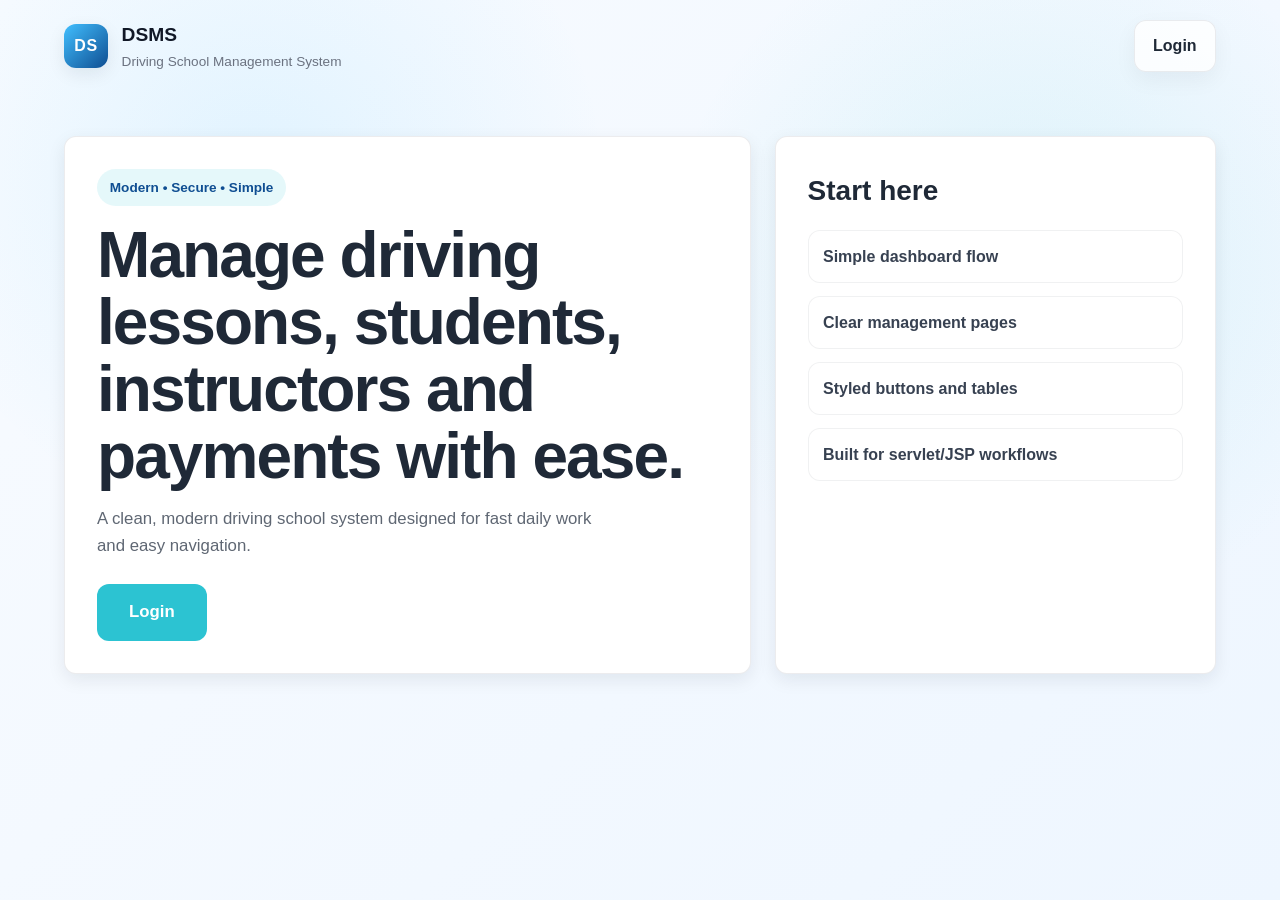
<file: target/DSMS-DrivingSchool/index.html>
<!DOCTYPE html>
<html lang="en">
<head>
  <meta charset="UTF-8">
  <meta name="viewport" content="width=device-width, initial-scale=1.0">
  <title>Driving School Management System</title>
  <link rel="stylesheet" href="CSS/style.css">
  <link rel="stylesheet" href="CSS/animations.css">
</head>
<body class="landing-page">
  <div class="landing-shell">
    <header class="landing-topbar">
      <div class="landing-brand">
        <div class="landing-logo">DS</div>
        <div>
          <div class="landing-title">DSMS</div>
          <div class="landing-subtitle">Driving School Management System</div>
        </div>
      </div>
      <a href="login.jsp" class="landing-nav-btn">Login</a>
    </header>

    <main class="landing-grid">
      <section class="landing-hero card fade-in-up">
        <span class="landing-badge">Modern • Secure • Simple</span>
        <h1>Manage driving lessons, students, instructors and payments with ease.</h1>
        <p>
          A clean, modern driving school system designed for fast daily work and easy navigation.
        </p>
        <div class="landing-actions">
          <a href="login.jsp" class="btn btn-primary btn-lg">Login</a>
        </div>
      </section>

      <aside class="landing-card card fade-in-up">
        <h2>Start here</h2>
        <ul class="landing-points">
          <li>Simple dashboard flow</li>
          <li>Clear management pages</li>
          <li>Styled buttons and tables</li>
          <li>Built for servlet/JSP workflows</li>
        </ul>
      </aside>
    </main>
  </div>
</body>
</html>
</file>
<file: target/DSMS-DrivingSchool/CSS/style.css>
/* ===== Global Styles ===== */
* {
  margin: 0;
  padding: 0;
  box-sizing: border-box;
}

:root {
  /* User-provided palette (minor typos corrected: "#55D5D5" and "#0F4E92") */
  --palette-1: #55D5D5; /* teal */
  --palette-2: #41BFFF; /* bright cyan */
  --palette-3: #2CC3D2; /* accent teal */
  --palette-4: #087FD8; /* deep sky blue */
  --palette-5: #0F4E92; /* navy */

  --primary-color: var(--palette-3);
  --primary-dark: var(--palette-4);
  --accent-color: var(--palette-2);
  --secondary-color: #6c757d;
  --success-color: #28a745;
  --danger-color: #dc3545;
  --light-gray: #f8f9fa;
  --medium-gray: #e9ecef;
  --dark-gray: #495057;
  --text-color: #212529;
  --border-color: #dee2e6;
  --shadow: 0 6px 18px rgba(16, 24, 40, 0.08);
  --shadow-lg: 0 12px 32px rgba(16, 24, 40, 0.12);
  --border-radius: 12px;
  --transition: all 0.28s cubic-bezier(.2,.9,.2,1);
}

html, body {
  height: 100%;
  font-family: 'Segoe UI', Tahoma, Geneva, Verdana, sans-serif;
  background: linear-gradient(135deg, rgba(13,40,66,0.03) 0%, rgba(44,197,210,0.03) 100%);
  min-height: 100vh;
}

body {
  color: var(--text-color);
  line-height: 1.6;
}

/* ===== Typography ===== */
h1, h2, h3, h4, h5, h6 {
  font-weight: 600;
  color: var(--text-color);
  margin-bottom: 0.5rem;
}

h1 {
  font-size: 2.5rem;
  margin-bottom: 1.5rem;
}

h2 {
  font-size: 1.75rem;
  margin-bottom: 1.25rem;
}

h3 {
  font-size: 1.25rem;
  margin-bottom: 0.75rem;
}

p {
  margin-bottom: 0.75rem;
  color: #666;
}

/* ===== Forms ===== */
.form-container,
.card {
  background: white;
  border-radius: var(--border-radius);
  box-shadow: var(--shadow);
  padding: 2rem;
  margin-bottom: 2rem;
  transition: var(--transition);
}

.form-container:hover,
.card:hover {
  box-shadow: var(--shadow-lg);
}

.form-group {
  margin-bottom: 1.5rem;
}

.form-group label {
  display: block;
  margin-bottom: 0.5rem;
  font-weight: 500;
  color: var(--text-color);
}

input[type="text"],
input[type="email"],
input[type="password"],
input[type="date"],
input[type="number"],
input[type="tel"],
select,
textarea {
  width: 100%;
  padding: 0.75rem;
  border: 2px solid var(--border-color);
  border-radius: 6px;
  font-family: 'Segoe UI', Tahoma, Geneva, sans-serif;
  font-size: 1rem;
  transition: var(--transition);
  background-color: #fff;
}

input[type="text"]:focus,
input[type="email"]:focus,
input[type="password"]:focus,
input[type="date"]:focus,
input[type="number"]:focus,
input[type="tel"]:focus,
select:focus,
textarea:focus {
  outline: none;
  border-color: var(--primary-color);
  box-shadow: 0 0 0 3px rgba(0, 123, 255, 0.1);
  background-color: #f0f7ff;
}

input[type="text"]:disabled,
input[type="email"]:disabled,
input[type="password"]:disabled,
input[type="date"]:disabled,
input[type="number"]:disabled,
input[type="tel"]:disabled,
select:disabled,
textarea:disabled {
  background-color: var(--light-gray);
  border-color: var(--medium-gray);
  cursor: not-allowed;
  color: var(--secondary-color);
}

textarea {
  resize: vertical;
  min-height: 100px;
}

/* ===== Buttons ===== */
button,
.btn,
input[type="submit"],
input[type="button"] {
  padding: 0.75rem 1.5rem;
  border: none;
  border-radius: 6px;
  font-size: 1rem;
  font-weight: 600;
  cursor: pointer;
  transition: var(--transition);
  text-decoration: none;
  display: inline-block;
  text-align: center;
  vertical-align: middle;
}

.btn-primary,
button:not(.btn-secondary, .btn-danger, .btn-success, .btn-secondary),
input[type="submit"]:not([class*="btn-"]),
input[type="button"]:not([class*="btn-"]) {
  background-color: var(--primary-color);
  color: white;
}

.btn-primary:hover,
button:not(.btn-secondary, .btn-danger, .btn-success):hover,
input[type="submit"]:not([class*="btn-"]):hover,
input[type="button"]:not([class*="btn-"]):hover {
  background-color: var(--primary-dark);
  transform: translateY(-2px);
  box-shadow: 0 4px 12px rgba(0, 123, 255, 0.3);
}

.btn-primary:active,
button:active,
input[type="submit"]:active,
input[type="button"]:active {
  transform: translateY(0);
  box-shadow: 0 2px 6px rgba(0, 123, 255, 0.3);
}

.btn-secondary {
  background-color: var(--secondary-color);
  color: white;
}

.btn-secondary:hover {
  background-color: #5a6268;
  transform: translateY(-2px);
  box-shadow: 0 4px 12px rgba(108, 117, 125, 0.3);
}

.btn-success {
  background-color: var(--success-color);
  color: white;
}

.btn-success:hover {
  background-color: #218838;
  transform: translateY(-2px);
  box-shadow: 0 4px 12px rgba(40, 167, 69, 0.3);
}

.btn-danger {
  background-color: var(--danger-color);
  color: white;
}

.btn-danger:hover {
  background-color: #c82333;
  transform: translateY(-2px);
  box-shadow: 0 4px 12px rgba(220, 53, 69, 0.3);
}

.btn-small {
  padding: 0.5rem 1rem;
  font-size: 0.85rem;
}

.btn-block {
  width: 100%;
  display: block;
}

.btn-lg {
  padding: 0.95rem 2rem;
  font-size: 1.05rem;
  border-radius: 12px;
}

/* ===== Tables ===== */
.table-container {
  background: white;
  border-radius: var(--border-radius);
  box-shadow: var(--shadow);
  overflow: hidden;
  transition: var(--transition);
}

.table-container:hover {
  box-shadow: var(--shadow-lg);
}

table {
  width: 100%;
  border-collapse: collapse;
  background: white;
}

thead {
  background: linear-gradient(135deg, var(--primary-color) 0%, var(--primary-dark) 100%);
  color: white;
}

th {
  padding: 1rem;
  text-align: left;
  font-weight: 600;
  font-size: 0.95rem;
  letter-spacing: 0.5px;
}

td {
  padding: 1rem;
  border-bottom: 1px solid var(--border-color);
  vertical-align: middle;
}

tbody tr {
  transition: var(--transition);
}

tbody tr:hover {
  background-color: var(--light-gray);
  transform: scale(1.01);
}

tbody tr:last-child td {
  border-bottom: none;
}

/* ===== Navigation & Layout ===== */
.navbar {
  background: linear-gradient(135deg, var(--palette-4) 0%, var(--palette-5) 100%);
  color: white;
  padding: 0.85rem 1.5rem;
  box-shadow: var(--shadow);
  margin-bottom: 1.75rem;
  display: flex;
  justify-content: space-between;
  align-items: center;
}

.navbar-brand {
  font-size: 1.5rem;
  font-weight: 600;
}

.navbar-menu {
  display: flex;
  gap: 1.5rem;
  align-items: center;
}

.navbar-menu a,
.navbar-menu button {
  color: white;
  text-decoration: none;
  transition: var(--transition);
  padding: 0.5rem 1rem;
  border-radius: 4px;
}

.navbar-menu a:hover,
.navbar-menu button:hover {
  background-color: rgba(255, 255, 255, 0.1);
  transform: translateY(-2px);
}

/* ===== Container ===== */
.container {
  max-width: 1400px;
  margin: 0 auto;
  padding: 2rem;
}

.container-sm {
  max-width: 600px;
  margin: 0 auto;
  padding: 2rem;
}

.container-md {
  max-width: 900px;
  margin: 0 auto;
  padding: 2rem;
}

/* ===== Grid ===== */
.row {
  display: flex;
  flex-wrap: wrap;
  gap: 1.5rem;
  margin-bottom: 2rem;
}

.col {
  flex: 1;
  min-width: 250px;
}

.col-1 { flex: 0 0 8.333%; }
.col-2 { flex: 0 0 16.666%; }
.col-3 { flex: 0 0 25%; }
.col-4 { flex: 0 0 33.333%; }
.col-6 { flex: 0 0 50%; }
.col-8 { flex: 0 0 66.666%; }
.col-9 { flex: 0 0 75%; }
.col-12 { flex: 0 0 100%; }

/* ===== Utility Classes ===== */
.text-center {
  text-align: center;
}

.text-right {
  text-align: right;
}

.text-left {
  text-align: left;
}

.text-muted {
  color: var(--secondary-color);
}

.text-success {
  color: var(--success-color);
}

.text-danger {
  color: var(--danger-color);
}

.text-primary {
  color: var(--primary-color);
}

/* ===== Landing Page ===== */
.landing-page {
  min-height: 100vh;
  background:
    radial-gradient(circle at 20% 20%, rgba(65,191,255,0.12), transparent 28%),
    radial-gradient(circle at 80% 30%, rgba(44,195,210,0.12), transparent 30%),
    linear-gradient(135deg, #f8fbff 0%, #eef6ff 100%);
}

.landing-shell {
  max-width: 1200px;
  margin: 0 auto;
  padding: 1.25rem 1.5rem 3rem;
}

.landing-topbar {
  display: flex;
  justify-content: space-between;
  align-items: center;
  gap: 1rem;
  margin-bottom: 4rem;
}

.landing-brand {
  display: flex;
  align-items: center;
  gap: 0.85rem;
}

.landing-logo {
  width: 44px;
  height: 44px;
  border-radius: 12px;
  display: grid;
  place-items: center;
  background: linear-gradient(135deg, var(--palette-2), var(--palette-5));
  color: white;
  font-weight: 800;
  letter-spacing: 0.6px;
  box-shadow: var(--shadow);
}

.landing-title {
  font-size: 1.2rem;
  font-weight: 800;
  color: #111827;
}

.landing-subtitle {
  font-size: 0.85rem;
  color: #6b7280;
}

.landing-nav-btn {
  text-decoration: none;
  color: #1f2937;
  font-weight: 700;
  padding: 0.75rem 1.15rem;
  border-radius: 12px;
  background: rgba(255,255,255,0.8);
  border: 1px solid rgba(15, 23, 42, 0.08);
  box-shadow: 0 8px 22px rgba(15, 23, 42, 0.05);
}

.landing-grid {
  display: grid;
  grid-template-columns: 1.4fr 0.9fr;
  gap: 1.5rem;
  align-items: stretch;
}

.landing-hero,
.landing-card {
  padding: 2rem;
  border: 1px solid rgba(15, 23, 42, 0.08);
}

.landing-hero h1 {
  font-size: clamp(2.25rem, 5vw, 4.2rem);
  line-height: 1.05;
  margin: 1rem 0 1rem;
  color: #1f2937;
  letter-spacing: -0.03em;
}

.landing-hero p {
  font-size: 1.05rem;
  color: #5f6773;
  max-width: 56ch;
  margin-bottom: 1.5rem;
}

.landing-badge {
  display: inline-flex;
  align-items: center;
  gap: 0.45rem;
  padding: 0.45rem 0.8rem;
  border-radius: 999px;
  background: rgba(44, 195, 210, 0.12);
  color: var(--palette-5);
  font-weight: 700;
  font-size: 0.85rem;
}

.landing-actions {
  display: flex;
  gap: 0.75rem;
  flex-wrap: wrap;
}

.landing-card h2 {
  margin-bottom: 1rem;
  color: #1f2937;
}

.landing-points {
  list-style: none;
  padding: 0;
  margin: 0;
  display: grid;
  gap: 0.8rem;
}

.landing-points li {
  padding: 0.8rem 0.9rem;
  border-radius: 12px;
  background: rgba(255,255,255,0.7);
  border: 1px solid rgba(15, 23, 42, 0.06);
  color: #374151;
  font-weight: 600;
}

.mb-1 { margin-bottom: 0.5rem; }
.mb-2 { margin-bottom: 1rem; }
.mb-3 { margin-bottom: 1.5rem; }
.mb-4 { margin-bottom: 2rem; }
.mb-5 { margin-bottom: 3rem; }

.mt-1 { margin-top: 0.5rem; }
.mt-2 { margin-top: 1rem; }
.mt-3 { margin-top: 1.5rem; }
.mt-4 { margin-top: 2rem; }
.mt-5 { margin-top: 3rem; }

.p-1 { padding: 0.5rem; }
.p-2 { padding: 1rem; }
.p-3 { padding: 1.5rem; }
.p-4 { padding: 2rem; }

.ml-auto {
  margin-left: auto;
}

.mr-auto {
  margin-right: auto;
}

.d-flex {
  display: flex;
}

.align-items-center {
  align-items: center;
}

.justify-content-between {
  justify-content: space-between;
}

.justify-content-center {
  justify-content: center;
}

.gap-1 { gap: 0.5rem; }
.gap-2 { gap: 1rem; }
.gap-3 { gap: 1.5rem; }

/* ===== Alerts & Messages ===== */
.alert {
  padding: 1rem;
  margin-bottom: 1rem;
  border-radius: var(--border-radius);
  border-left: 4px solid;
  animation: slideInDown 0.3s ease-in-out;
}

.alert-success {
  background-color: #d4edda;
  color: #155724;
  border-color: #28a745;
}

.alert-danger {
  background-color: #f8d7da;
  color: #721c24;
  border-color: #dc3545;
}

.alert-warning {
  background-color: #fff3cd;
  color: #856404;
  border-color: #ffc107;
}

.alert-info {
  background-color: #d1ecf1;
  color: #0c5460;
  border-color: #17a2b8;
}

.error {
  color: var(--danger-color);
  margin-top: 0.5rem;
  font-weight: 500;
}

/* ===== Header with Buttons ===== */
.header-buttons {
  display: flex;
  gap: 1rem;
  margin-bottom: 2rem;
  flex-wrap: wrap;
}

.header-buttons .btn {
  flex-shrink: 0;
}

/* ===== Logout Button ===== */
.logout-btn,
.back-btn {
  padding: 0.75rem 1.5rem;
  border-radius: 6px;
  text-decoration: none;
  font-weight: 600;
  display: inline-flex;
  align-items: center;
  gap: 0.5rem;
  transition: var(--transition);
}

.logout-btn {
  background-color: var(--danger-color);
  color: white;
}

.logout-btn:hover {
  background-color: #c82333;
  transform: translateY(-2px);
  box-shadow: 0 4px 12px rgba(220, 53, 69, 0.3);
}

.back-btn {
  background-color: var(--secondary-color);
  color: white;
}

.back-btn:hover {
  background-color: #5a6268;
  transform: translateY(-2px);
  box-shadow: 0 4px 12px rgba(108, 117, 125, 0.3);
}

/* ===== Action Buttons ===== */
.action-btn {
  display: inline-block;
  padding: 0.5rem 0.75rem;
  border-radius: 4px;
  color: white;
  text-decoration: none;
  margin-right: 0.5rem;
  margin-bottom: 0.5rem;
  font-size: 0.85rem;
  font-weight: 600;
  transition: var(--transition);
  cursor: pointer;
}

.edit-btn {
  background-color: var(--primary-color);
}

.edit-btn:hover {
  background-color: var(--primary-dark);
  transform: translateY(-2px);
  box-shadow: 0 4px 12px rgba(0, 123, 255, 0.3);
}

.delete-btn {
  background-color: var(--danger-color);
}

.delete-btn:hover {
  background-color: #c82333;
  transform: translateY(-2px);
  box-shadow: 0 4px 12px rgba(220, 53, 69, 0.3);
}

.view-btn {
  background-color: var(--primary-color);
}

.view-btn:hover {
  background-color: var(--primary-dark);
  transform: translateY(-2px);
}

/* ===== Menu/Dashboard Cards ===== */
.menu {
  display: grid;
  grid-template-columns: repeat(auto-fit, minmax(200px, 1fr));
  gap: 1.5rem;
  margin-bottom: 2rem;
}

/* ===== Sidebar Layout (Admin panel reference) ===== */
.app-shell {
  display: grid;
  grid-template-columns: 260px 1fr;
  gap: 0;
  min-height: calc(100vh - 40px);
}

.sidebar {
  background: linear-gradient(180deg, var(--palette-5) 0%, var(--palette-4) 100%);
  color: white;
  padding: 1.5rem 1rem;
  display: flex;
  flex-direction: column;
  gap: 1.25rem;
}

.sidebar .brand {
  display: flex;
  align-items: center;
  gap: 0.75rem;
}

.sidebar .brand img { width: 44px; height: 44px; border-radius: 6px; object-fit:cover; }
.sidebar .brand h3 { font-size: 1.05rem; margin: 0; font-weight: 800; letter-spacing: 0.2px; }
.sidebar .brand small { color: rgba(255,255,255,0.85); }

.sidebar .profile {
  display: flex;
  gap: 0.75rem;
  align-items: center;
  padding: 0.6rem;
  border-radius: 10px;
  background: linear-gradient(90deg, rgba(255,255,255,0.03), rgba(255,255,255,0.01));
  box-shadow: inset 0 -1px 0 rgba(255,255,255,0.02);
}
.sidebar .profile img { width: 48px; height: 48px; border-radius: 50%; object-fit:cover; }
.sidebar .profile .name { font-weight: 700; color: #fff; }
.sidebar .profile div { line-height: 1; }
.sidebar .profile div div:last-child { font-size: 0.82rem; opacity: 0.9; }

.sidebar-nav { display: flex; flex-direction: column; gap: 0.35rem; margin-top: 0.8rem; }
.sidebar-nav a {
  color: rgba(255,255,255,0.95);
  text-decoration: none;
  padding: 0.65rem 0.9rem;
  border-radius: 10px;
  display: flex;
  gap: 0.8rem;
  align-items: center;
  font-weight: 600;
  transition: background 180ms var(--transition), transform 180ms var(--transition);
}
.sidebar-nav a:hover {
  background: linear-gradient(90deg, rgba(255,255,255,0.06), rgba(255,255,255,0.03));
  transform: translateX(6px);
}
.sidebar-nav .nav-icon { display:none; }
.sidebar-nav a .label { flex:1; }

/* replace emoji icons with subtle dot via pseudo-element to avoid encoding issues */
.sidebar-nav a::before {
  content: '';
  width: 10px;
  height: 10px;
  border-radius: 50%;
  background: rgba(255,255,255,0.18);
  display: inline-block;
  margin-right: 0.7rem;
  box-shadow: 0 2px 6px rgba(2,6,23,0.12);
}
.sidebar-nav a:hover::before { background: var(--accent-color); box-shadow: 0 6px 12px rgba(8,127,216,0.16); }
.sidebar-nav a.active::before { background: linear-gradient(180deg, var(--accent-color), var(--primary-dark)); box-shadow: 0 8px 18px rgba(2,6,23,0.18); }

/* make labels bold and stylish */
.sidebar-nav a .label {
  font-weight: 800;
  font-size: 0.98rem;
  letter-spacing: 0.2px;
  color: rgba(255,255,255,0.98);
}
.sidebar-nav a.active {
  background: linear-gradient(90deg, rgba(255,255,255,0.12), rgba(255,255,255,0.06));
  box-shadow: 0 8px 18px rgba(2,6,23,0.18);
  transform: none;
}
.sidebar-nav a.active::after {
  content: '';
  width: 4px;
  height: 36px;
  background: linear-gradient(180deg, var(--accent-color), var(--primary-dark));
  border-radius: 4px;
  margin-left: 8px;
}

/* make text clearer */
.sidebar-nav a span { color: rgba(255,255,255,0.98); }

/* small separators */
.sidebar .sep { height:1px; background: rgba(255,255,255,0.04); margin: 0.5rem 0; border-radius:2px; }

.main-area { padding: 1.5rem; background: linear-gradient(180deg, rgba(255,255,255,0.02), rgba(255,255,255,0.00)); }
.content-header { display:flex; justify-content: space-between; align-items: center; gap: 1rem; margin-bottom: 1rem; }
.content-header .page-title { display:flex; gap:0.6rem; align-items:center; }
.breadcrumb { color: #7f9bb3; font-size: 0.95rem; }

/* Table / list header style to reflect reference */
.panel { background: white; border-radius: 12px; box-shadow: var(--shadow); padding: 1rem; }
.panel .panel-title { font-weight: 700; font-size: 1.2rem; }

@media (max-width: 900px) {
  .app-shell { grid-template-columns: 1fr; }
  .sidebar { flex-direction: row; align-items:center; gap: 0.8rem; padding: 0.8rem; }
  .sidebar-nav { display:none; }
}

.menu-card,
.menu-button {
  background: white;
  padding: 1.5rem;
  border-radius: var(--border-radius);
  text-align: center;
  text-decoration: none;
  color: white;
  font-weight: 600;
  font-size: 1rem;
  transition: var(--transition);
  border: none;
  cursor: pointer;
  box-shadow: var(--shadow);
  display: flex;
  align-items: center;
  justify-content: center;
  min-height: 120px;
}

.menu-button {
  background: linear-gradient(135deg, var(--palette-2) 0%, var(--palette-3) 40%, var(--palette-4) 100%);
  color: white;
  flex-direction: column;
}

.menu-button:hover,
.menu-card:hover {
  transform: translateY(-6px) scale(1.02);
  box-shadow: var(--shadow-lg);
}

/* Animated micro-interactions */
@keyframes fadeInUp {
  from { opacity: 0; transform: translateY(12px); }
  to { opacity: 1; transform: translateY(0); }
}

@keyframes floatUp {
  0% { transform: translateY(0); }
  50% { transform: translateY(-6px); }
  100% { transform: translateY(0); }
}

.fade-in { animation: fadeInUp 480ms ease forwards; }
.fade-in-up { animation: fadeInUp 520ms cubic-bezier(.2,.9,.2,1) forwards; }
.menu-button { transition: transform 220ms var(--transition), box-shadow 220ms var(--transition); }
.menu-button .menu-icon { font-size: 2.2rem; margin-bottom: 0.5rem; }
.menu-button .menu-label { font-size: 0.95rem; }

.dashboard-hero {
  display: flex;
  justify-content: space-between;
  align-items: center;
  gap: 1.5rem;
  margin-bottom: 1.5rem;
}
.dashboard-hero .hero-text { max-width: 65%; }
.dashboard-hero .hero-text h1 { font-size: 2rem; margin-bottom: 0.25rem; }
.dashboard-hero .hero-actions { display: flex; gap: 0.6rem; flex-wrap: wrap; }
.dashboard-hero .hero-actions .btn { padding: 0.6rem 1rem; border-radius: 10px; }

.stat-card { text-align: center; }
.animated-grid { animation: fadeInUp 520ms ease 160ms both; }

.menu-button.secondary {
  background: linear-gradient(135deg, var(--secondary-color) 0%, #5a6268 100%);
}

.menu-button.secondary:hover {
  background: linear-gradient(135deg, #5a6268 0%, #484d52 100%);
}

.menu-button.success {
  background: linear-gradient(135deg, var(--success-color) 0%, #218838 100%);
}

.menu-button.success:hover {
  background: linear-gradient(135deg, #218838 0%, #1e7e34 100%);
}

/* ===== Responsive Design ===== */
@media (max-width: 768px) {
  h1 {
    font-size: 2rem;
  }

  h2 {
    font-size: 1.5rem;
  }

  .container,
  .container-sm,
  .container-md {
    padding: 1rem;
  }

  .menu {
    grid-template-columns: repeat(auto-fit, minmax(150px, 1fr));
    gap: 1rem;
  }

  .header-buttons {
    flex-direction: column;
  }

  .header-buttons .btn {
    width: 100%;
  }

  .col-6 {
    flex: 0 0 100%;
  }

  table {
    font-size: 0.9rem;
  }

  th, td {
    padding: 0.75rem;
  }

  .action-btn {
    padding: 0.4rem 0.6rem;
    font-size: 0.75rem;
    display: block;
    margin-bottom: 0.25rem;
    width: 100%;
    text-align: center;
  }

  .landing-topbar {
    flex-direction: column;
    align-items: flex-start;
    margin-bottom: 2rem;
  }

  .landing-grid {
    grid-template-columns: 1fr;
  }

  .landing-hero,
  .landing-card {
    padding: 1.5rem;
  }
}

@media (max-width: 480px) {
  .navbar {
    flex-direction: column;
    gap: 1rem;
  }

  .navbar-menu {
    width: 100%;
    justify-content: center;
    flex-wrap: wrap;
  }

  .form-container,
  .card {
    padding: 1.5rem;
  }

  button,
  .btn,
  input[type="submit"],
  input[type="button"] {
    padding: 0.6rem 1.2rem;
  }

  .menu {
    grid-template-columns: 1fr;
  }

  .menu-button,
  .menu-card {
    min-height: 100px;
    font-size: 0.9rem;
  }
}
</file>
<file: target/DSMS-DrivingSchool/CSS/animations.css>
/* ===== Keyframe Animations ===== */

/* Slide In Animations */
@keyframes slideInDown {
  from {
    opacity: 0;
    transform: translateY(-30px);
  }
  to {
    opacity: 1;
    transform: translateY(0);
  }
}

@keyframes slideInUp {
  from {
    opacity: 0;
    transform: translateY(30px);
  }
  to {
    opacity: 1;
    transform: translateY(0);
  }
}

@keyframes slideInLeft {
  from {
    opacity: 0;
    transform: translateX(-30px);
  }
  to {
    opacity: 1;
    transform: translateX(0);
  }
}

@keyframes slideInRight {
  from {
    opacity: 0;
    transform: translateX(30px);
  }
  to {
    opacity: 1;
    transform: translateX(0);
  }
}

/* Fade Animations */
@keyframes fadeIn {
  from {
    opacity: 0;
  }
  to {
    opacity: 1;
  }
}

@keyframes fadeOut {
  from {
    opacity: 1;
  }
  to {
    opacity: 0;
  }
}

/* Scale Animations */
@keyframes scaleIn {
  from {
    opacity: 0;
    transform: scale(0.9);
  }
  to {
    opacity: 1;
    transform: scale(1);
  }
}

@keyframes scaleUp {
  from {
    transform: scale(1);
  }
  to {
    transform: scale(1.05);
  }
}

/* Bounce Animation */
@keyframes bounce {
  0%, 100% {
    transform: translateY(0);
  }
  50% {
    transform: translateY(-10px);
  }
}

/* Pulse Animation */
@keyframes pulse {
  0%, 100% {
    opacity: 1;
  }
  50% {
    opacity: 0.7;
  }
}

/* Spin Animation */
@keyframes spin {
  from {
    transform: rotate(0deg);
  }
  to {
    transform: rotate(360deg);
  }
}

/* Shimmer Animation */
@keyframes shimmer {
  0% {
    background-position: -1000px 0;
  }
  100% {
    background-position: 1000px 0;
  }
}

/* Glow Animation */
@keyframes glow {
  0%, 100% {
    box-shadow: 0 0 5px rgba(0, 123, 255, 0.5);
  }
  50% {
    box-shadow: 0 0 20px rgba(0, 123, 255, 0.8);
  }
}

/* Shake Animation */
@keyframes shake {
  0%, 100% {
    transform: translateX(0);
  }
  25% {
    transform: translateX(-5px);
  }
  75% {
    transform: translateX(5px);
  }
}

/* ===== Animation Classes ===== */

.animate-fadeIn {
  animation: fadeIn 0.5s ease-in-out;
}

.animate-slideInDown {
  animation: slideInDown 0.5s ease-in-out;
}

.animate-slideInUp {
  animation: slideInUp 0.5s ease-in-out;
}

.animate-slideInLeft {
  animation: slideInLeft 0.5s ease-in-out;
}

.animate-slideInRight {
  animation: slideInRight 0.5s ease-in-out;
}

.animate-scaleIn {
  animation: scaleIn 0.5s ease-in-out;
}

.animate-bounce {
  animation: bounce 1s ease-in-out infinite;
}

.animate-pulse {
  animation: pulse 2s ease-in-out infinite;
}

.animate-spin {
  animation: spin 1s linear infinite;
}

.animate-glow {
  animation: glow 2s ease-in-out infinite;
}

.animate-shake {
  animation: shake 0.5s ease-in-out;
}

/* ===== Page Load Animation ===== */
body {
  animation: fadeIn 0.6s ease-in-out;
}

h1 {
  animation: slideInDown 0.6s ease-in-out;
}

.form-container {
  animation: scaleIn 0.5s ease-in-out;
}

.card,
.menu-button,
table {
  animation: slideInUp 0.5s ease-in-out;
}

/* ===== Button Hover Animations ===== */
button,
.btn,
input[type="submit"],
input[type="button"],
a.btn,
a.action-btn {
  position: relative;
  overflow: hidden;
}

button::before,
.btn::before,
input[type="submit"]::before,
input[type="button"]::before,
a.btn::before,
a.action-btn::before {
  content: '';
  position: absolute;
  top: 50%;
  left: 50%;
  width: 0;
  height: 0;
  border-radius: 50%;
  background: rgba(255, 255, 255, 0.5);
  transform: translate(-50%, -50%);
  pointer-events: none;
}

button:active::before,
.btn:active::before,
input[type="submit"]:active::before,
input[type="button"]:active::before,
a.btn:active::before,
a.action-btn:active::before {
  animation: ripple 0.6s ease-out;
}

@keyframes ripple {
  to {
    width: 300px;
    height: 300px;
    opacity: 0;
  }
}

/* ===== Form Input Focus Animation ===== */
input:focus,
textarea:focus,
select:focus {
  animation: scaleUp 0.3s ease-in-out 1 forwards;
}

/* ===== Table Row Hover Animation ===== */
tbody tr {
  animation: fadeIn 0.3s ease-in-out;
}

tbody tr:hover {
  animation: slideInRight 0.2s ease-in-out 1 forwards;
}

/* ===== Menu Button Animation ===== */
.menu-button,
.menu-card {
  position: relative;
  overflow: hidden;
}

.menu-button::after,
.menu-card::after {
  content: '';
  position: absolute;
  top: 0;
  left: -100%;
  width: 100%;
  height: 100%;
  background: rgba(255, 255, 255, 0.1);
  transition: left 0.3s ease-in-out;
}

.menu-button:hover::after,
.menu-card:hover::after {
  left: 100%;
}

/* ===== Loading Spinner ===== */
.spinner {
  border: 4px solid rgba(0, 123, 255, 0.1);
  border-top-color: #007bff;
  border-radius: 50%;
  width: 40px;
  height: 40px;
  animation: spin 1s linear infinite;
}

/* ===== Toast Notifications ===== */
.toast {
  animation: slideInRight 0.3s ease-in-out;
  animation-fill-mode: both;
}

.toast.hide {
  animation: slideInRight 0.3s ease-in-out reverse;
}

/* ===== Smooth Transitions ===== */
* {
  transition: background-color 0.3s ease, color 0.3s ease;
}

a {
  transition: color 0.3s ease, text-decoration 0.3s ease;
}

input,
textarea,
select {
  transition: border-color 0.3s ease, box-shadow 0.3s ease, background-color 0.3s ease;
}

/* ===== Delayed Animations for Sequential Effect ===== */
.card:nth-child(1) {
  animation-delay: 0s;
}

.card:nth-child(2) {
  animation-delay: 0.1s;
}

.card:nth-child(3) {
  animation-delay: 0.2s;
}

.card:nth-child(4) {
  animation-delay: 0.3s;
}

.card:nth-child(5) {
  animation-delay: 0.4s;
}

tbody tr:nth-child(1) {
  animation-delay: 0s;
}

tbody tr:nth-child(2) {
  animation-delay: 0.05s;
}

tbody tr:nth-child(3) {
  animation-delay: 0.1s;
}

tbody tr:nth-child(4) {
  animation-delay: 0.15s;
}

tbody tr:nth-child(5) {
  animation-delay: 0.2s;
}

/* ===== Focus Visible Animation ===== */
:focus-visible {
  outline: 2px solid #007bff;
  outline-offset: 2px;
}

/* ===== Attention Seeking Animation ===== */
.alert {
  animation: slideInDown 0.3s ease-in-out;
}

.error {
  animation: shake 0.4s ease-in-out;
}

/* ===== Smooth Page Transitions ===== */
.dropdown {
  max-height: 0;
  overflow: hidden;
  transition: max-height 0.3s ease-in-out;
}

.dropdown.show {
  max-height: 500px;
}

/* ===== Icon Rotation Animation ===== */
.icon-rotate {
  display: inline-block;
  transition: transform 0.3s ease-in-out;
}

.icon-rotate.rotate {
  transform: rotate(180deg);
}
</file>
